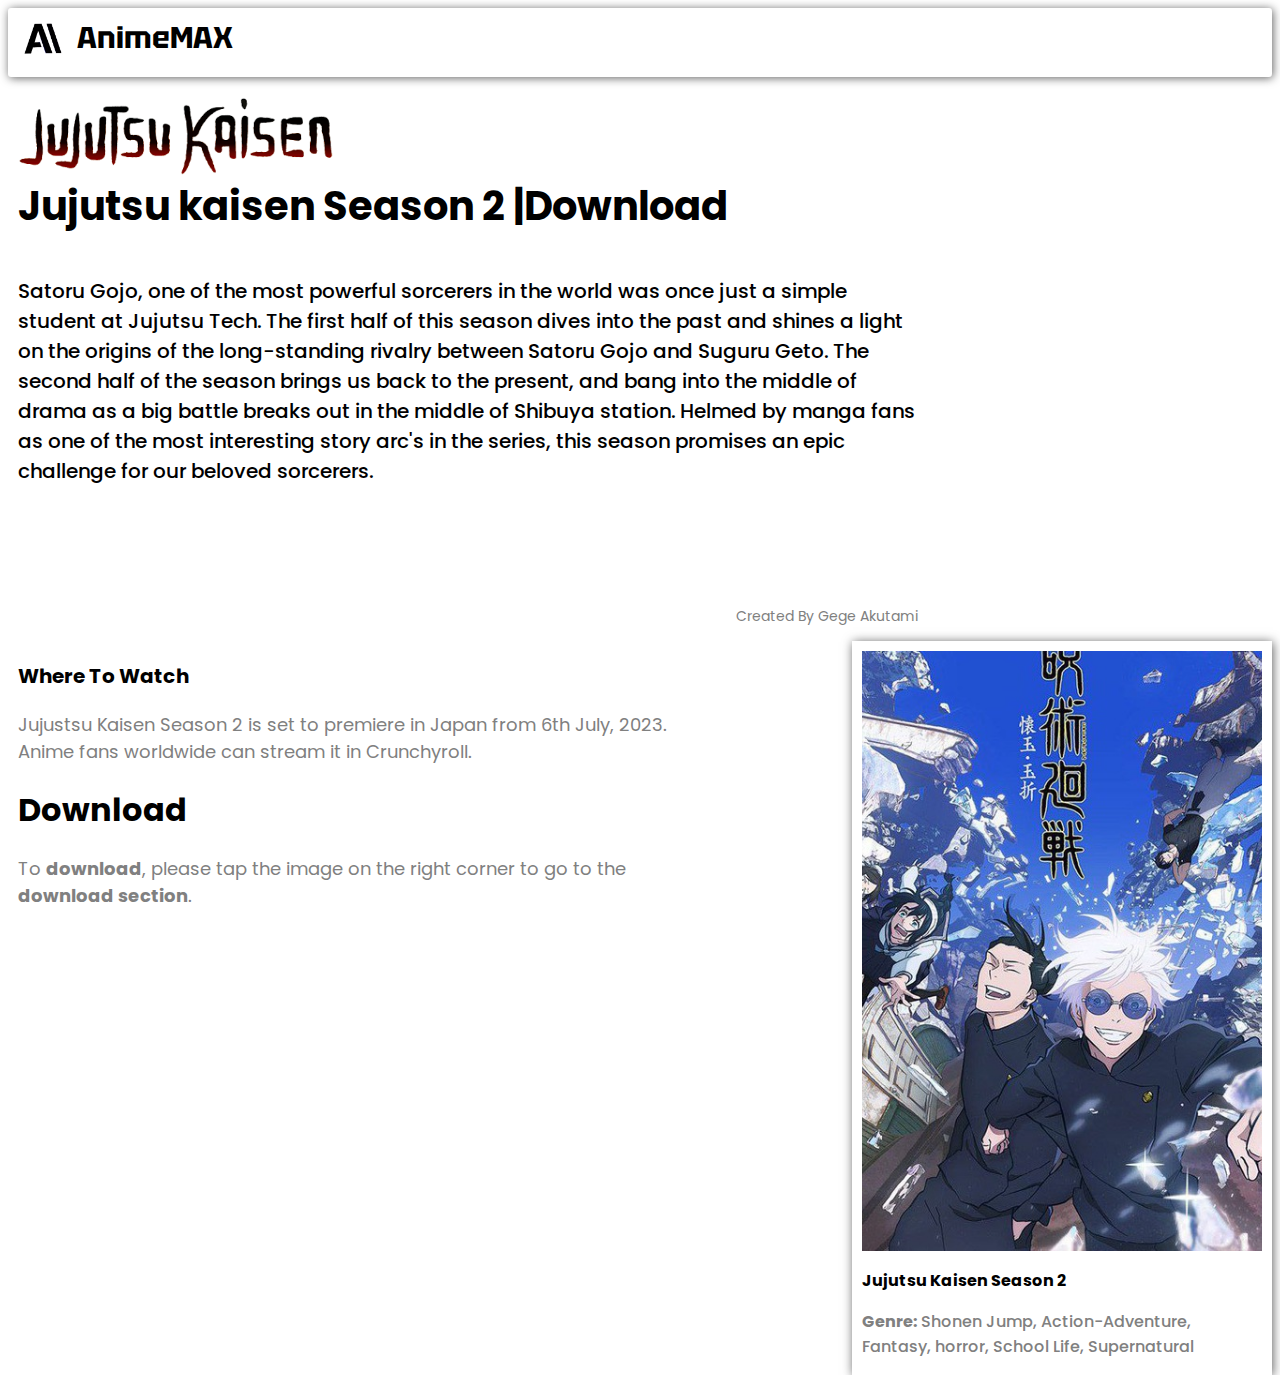
<file: index.html>
<!DOCTYPE html>
<html>
    <head>
        <title>AnimeMax.in</title>
        <link rel="stylesheet" href="style/style.css">
        <meta name="viewport" content="width=device-width, initial-scale=1.0">
    
        <link rel="preconnect" href="https://fonts.googleapis.com">
        <link rel="preconnect" href="https://fonts.gstatic.com" crossorigin>
        <link href="https://fonts.googleapis.com/css2?family=Tektur:wght@400;500;600;700;800;900&display=swap" rel="stylesheet">
        <link rel="preconnect" href="https://fonts.googleapis.com">
        <link rel="preconnect" href="https://fonts.gstatic.com" crossorigin>
        <link href="https://fonts.googleapis.com/css2?family=Poppins:wght@400;500;700&display=swap" rel="stylesheet">
    </head>
    
    <body>
        <div class="nav-div">
            <img class="logo-img" src="anime_images/AnimeMax.jpg">
            
            <p class="logo-name">AnimeMAX</p>
            
           <!-- <input class="search-bar" type="text" placeholder="Search">-->
        </div>
        <img class="front-img" src="anime_images/jjk_logo.png">
        
        <div class="des-div">
            <p class="anime-title">Jujutsu kaisen Season 2 |Download</p>
        
            <p class="anime-describtion">Satoru Gojo, one of the most powerful sorcerers in the world was once just a simple student at Jujutsu Tech. The first half of this season dives into the past and shines a light on the origins of the long-standing rivalry between Satoru Gojo and Suguru Geto. The second half of the season brings us back to the present, and bang into the middle of drama as a big battle breaks out in the middle of Shibuya station. Helmed by manga fans as one of the most interesting story arc's in the series, this season promises an epic challenge for our beloved sorcerers.</p>
            
            <p class="author-name">Created By Gege Akutami</p>
        </div>
        
        <a href="download.html">
            <div class="img-div">
                <img class="anime-img" src="anime_images/jujutsu_kaisen_season_2.jpg">
            
                <p class="img-describtion">Jujutsu Kaisen Season 2</p>
                <p class="anime-genre"><b>Genre:</b> Shonen Jump, Action-Adventure, Fantasy, horror, School Life, Supernatural</p>
            </div>
        </a>
        
        <div>
            <p class="watch-title">Where To Watch</p>
            
            <p class="watch-text">Jujustsu Kaisen Season 2 is set to premiere in Japan from 6th July, 2023. Anime fans worldwide can stream it in Crunchyroll.</p>
        </div>
        
        <div class="download">
            <h1>Download</h1>
            <p class="download-text">To <b>download</b>, please tap the image on the right corner to go to the <b>download section</b>.</p>
        </div>
    </body>
</html>
</file>
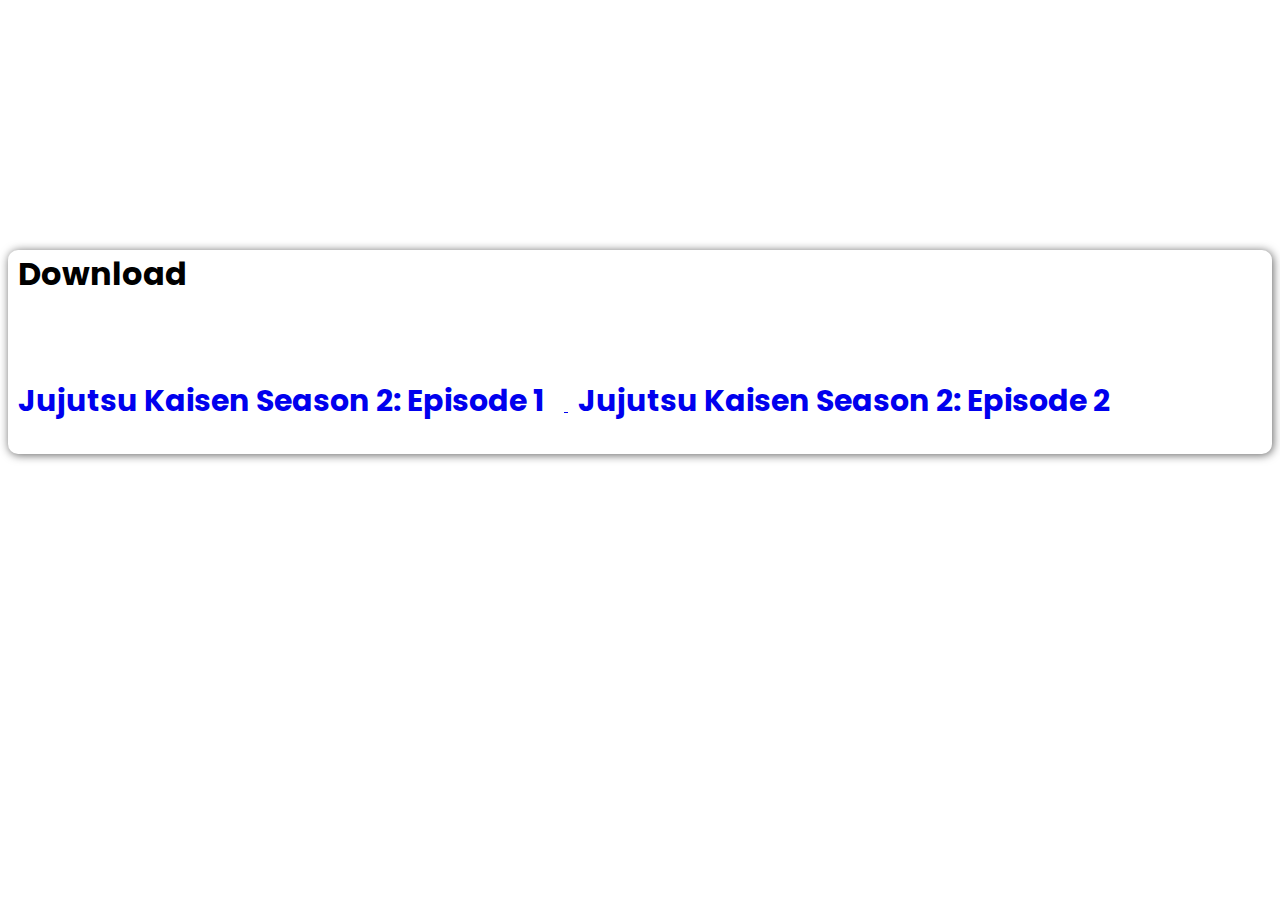
<file: download.html>
<!DOCTYPE html>
<html>
    <head>
        <title>Download</title>
        <link rel="stylesheet" href="download.css">
        <meta name="viewport" content="width=device-width, initial-scale=1.0">
        
        <link rel="preconnect" href="https://fonts.googleapis.com">
        <link rel="preconnect" href="https://fonts.gstatic.com" crossorigin>
        <link href="https://fonts.googleapis.com/css2?family=Poppins:wght@400;500;700&display=swap" rel="stylesheet">
    </head>
    
    <body>
        <div class="content">
            <h1>Download</h1>
            <a href="jjk-download-s2-ep1.html">
                <p class="download-name">Jujutsu Kaisen Season 2: Episode 1</p>
                <!--<button class="download-content">Download</button>-->
            </a>
            
            <a href="jjk-download-s2-ep2.html">
                <p class="download-name">Jujutsu Kaisen Season 2: Episode 2</p>
                <!--<button class="download-content">Download</button>-->
            </a>
            
            <!--<p class="download-name">Jujutsu Kaisen Season 2: Episode 3</p>
            <a href="jjk-download-s2-ep3.html">
                <button class="download-content">Download</button>
            </a>-->
        </div>
    </body>
</html>
</file>
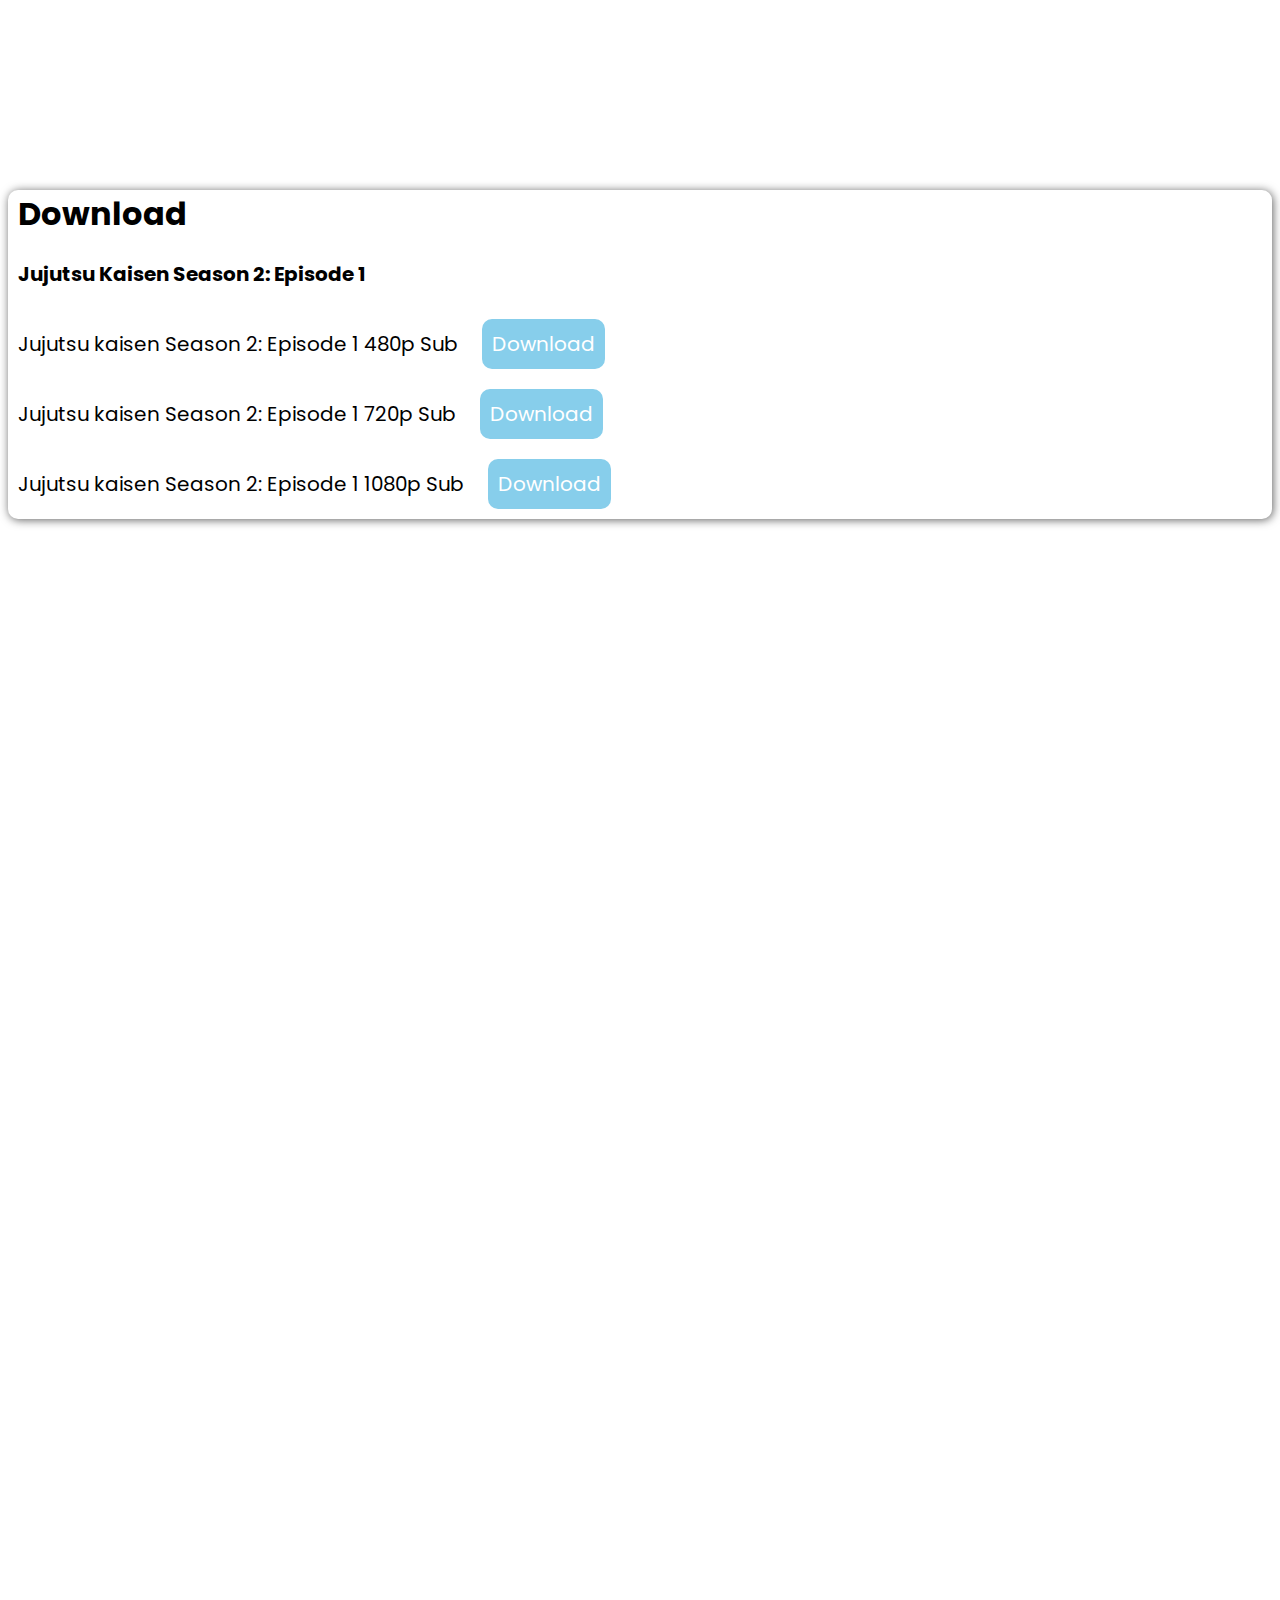
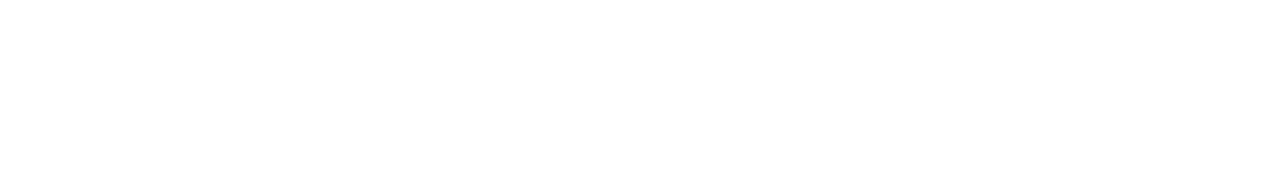
<file: jjk-download-s2-ep1.html>
<!DOCTYPE html>
<html>
    <head>
        <title>Download</title>
        <link rel="stylesheet" href="jjk-download-s2-ep1.css">
        <meta name="viewport" content="width=device-width, initial-scale=1.0">

        <link rel="preconnect" href="https://fonts.googleapis.com">
        <link rel="preconnect" href="https://fonts.gstatic.com" crossorigin>
        <link href="https://fonts.googleapis.com/css2?family=Poppins:wght@400;500;700&display=swap" rel="stylesheet">
    </head>
    
    <body>
         <div class="content">
                <h1>Download</h1>
            <p class="download-name">Jujutsu Kaisen Season 2: Episode 1</p>
                
            <div>
                <p class="anime-download">Jujutsu kaisen Season 2: Episode 1 480p Sub</p>
                <a href="JujutsuKaisen/Season_2/480p/jjk_s2_ep1_480p_sub.mkv" download="">
                    <button>Download</button>
                </a>
            </div>
                
            <div>
                <p class="anime-download">Jujutsu kaisen Season 2: Episode 1 720p Sub</p>
                <a href="JujutsuKaisen/Season_2/720p/jjk_s2_ep1_720p_sub.mkv" download="">
                    <button>Download</button>
                </a>
            </div>
                
            <div>    
                <p class="anime-download">Jujutsu kaisen Season 2: Episode 1 1080p Sub</p>
                <a href="JujutsuKaisen/Season_2/1080p/jjk_s2_ep1_1080p_sub.mkv" download="">
                    <button>Download</button>
                </a>
            </div>
        </div>    
    </body>
</html>
</file>
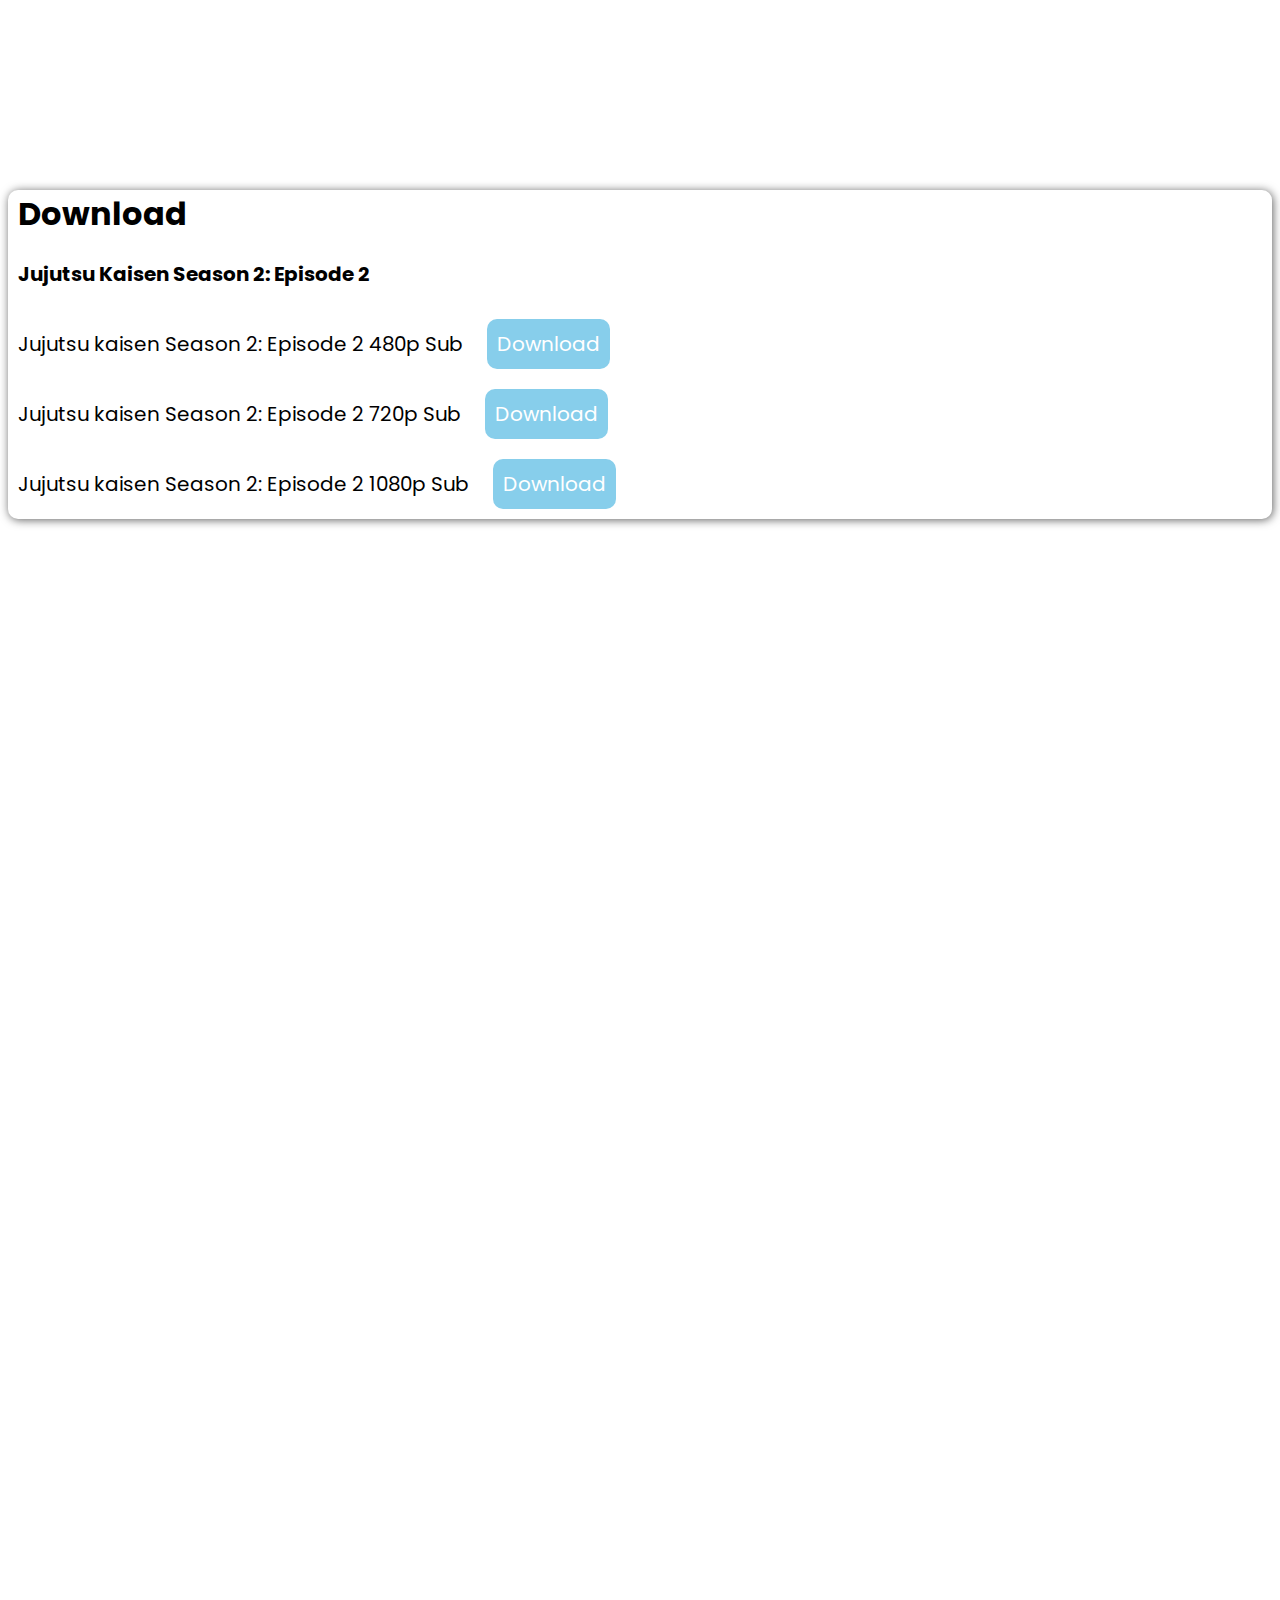
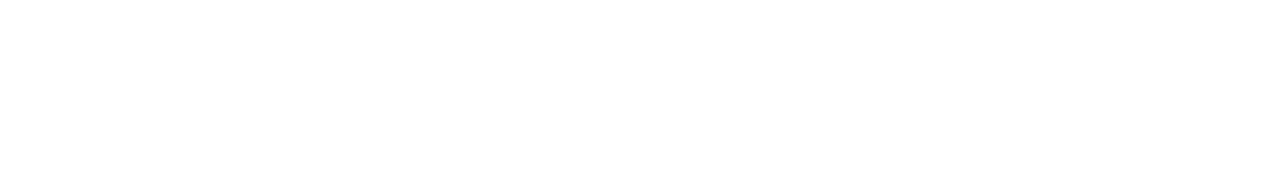
<file: jjk-download-s2-ep2.html>
<!DOCTYPE html>
<html>
    <head>
        <title>Download</title>
        <link rel="stylesheet" href="jjk-download-s2-ep2.css">
        <meta name="viewport" content="width=device-width, initial-scale=1.0">

        <link rel="preconnect" href="https://fonts.googleapis.com">
        <link rel="preconnect" href="https://fonts.gstatic.com" crossorigin>
        <link href="https://fonts.googleapis.com/css2?family=Poppins:wght@400;500;700&display=swap" rel="stylesheet">
    </head>
    
    <body>
         <div class="content">
                <h1>Download</h1>
            <p class="download-name">Jujutsu Kaisen Season 2: Episode 2</p>
                
            <div>
                <p class="anime-download">Jujutsu kaisen Season 2: Episode 2 480p Sub</p>
                <a href="JujutsuKaisen/Season_2/480p/jjk_s2_ep2_480p_sub.mkv" download="">
                    <button>Download</button>
                </a>
            </div>
                
            <div>
                <p class="anime-download">Jujutsu kaisen Season 2: Episode 2 720p Sub</p>
                <a href="JujutsuKaisen/Season_2/720p/jjk_s2_ep2_720p_sub.mkv" download="">
                    <button>Download</button>
                </a>
            </div>
                
            <div>    
                <p class="anime-download">Jujutsu kaisen Season 2: Episode 2 1080p Sub</p>
                <a href="JujutsuKaisen/Season_2/1080p/jjk_s2_ep2_1080p_sub.mp4" download="">
                    <button>Download</button>
                </a>
            </div>
        </div>    
    </body>
</html>
</file>
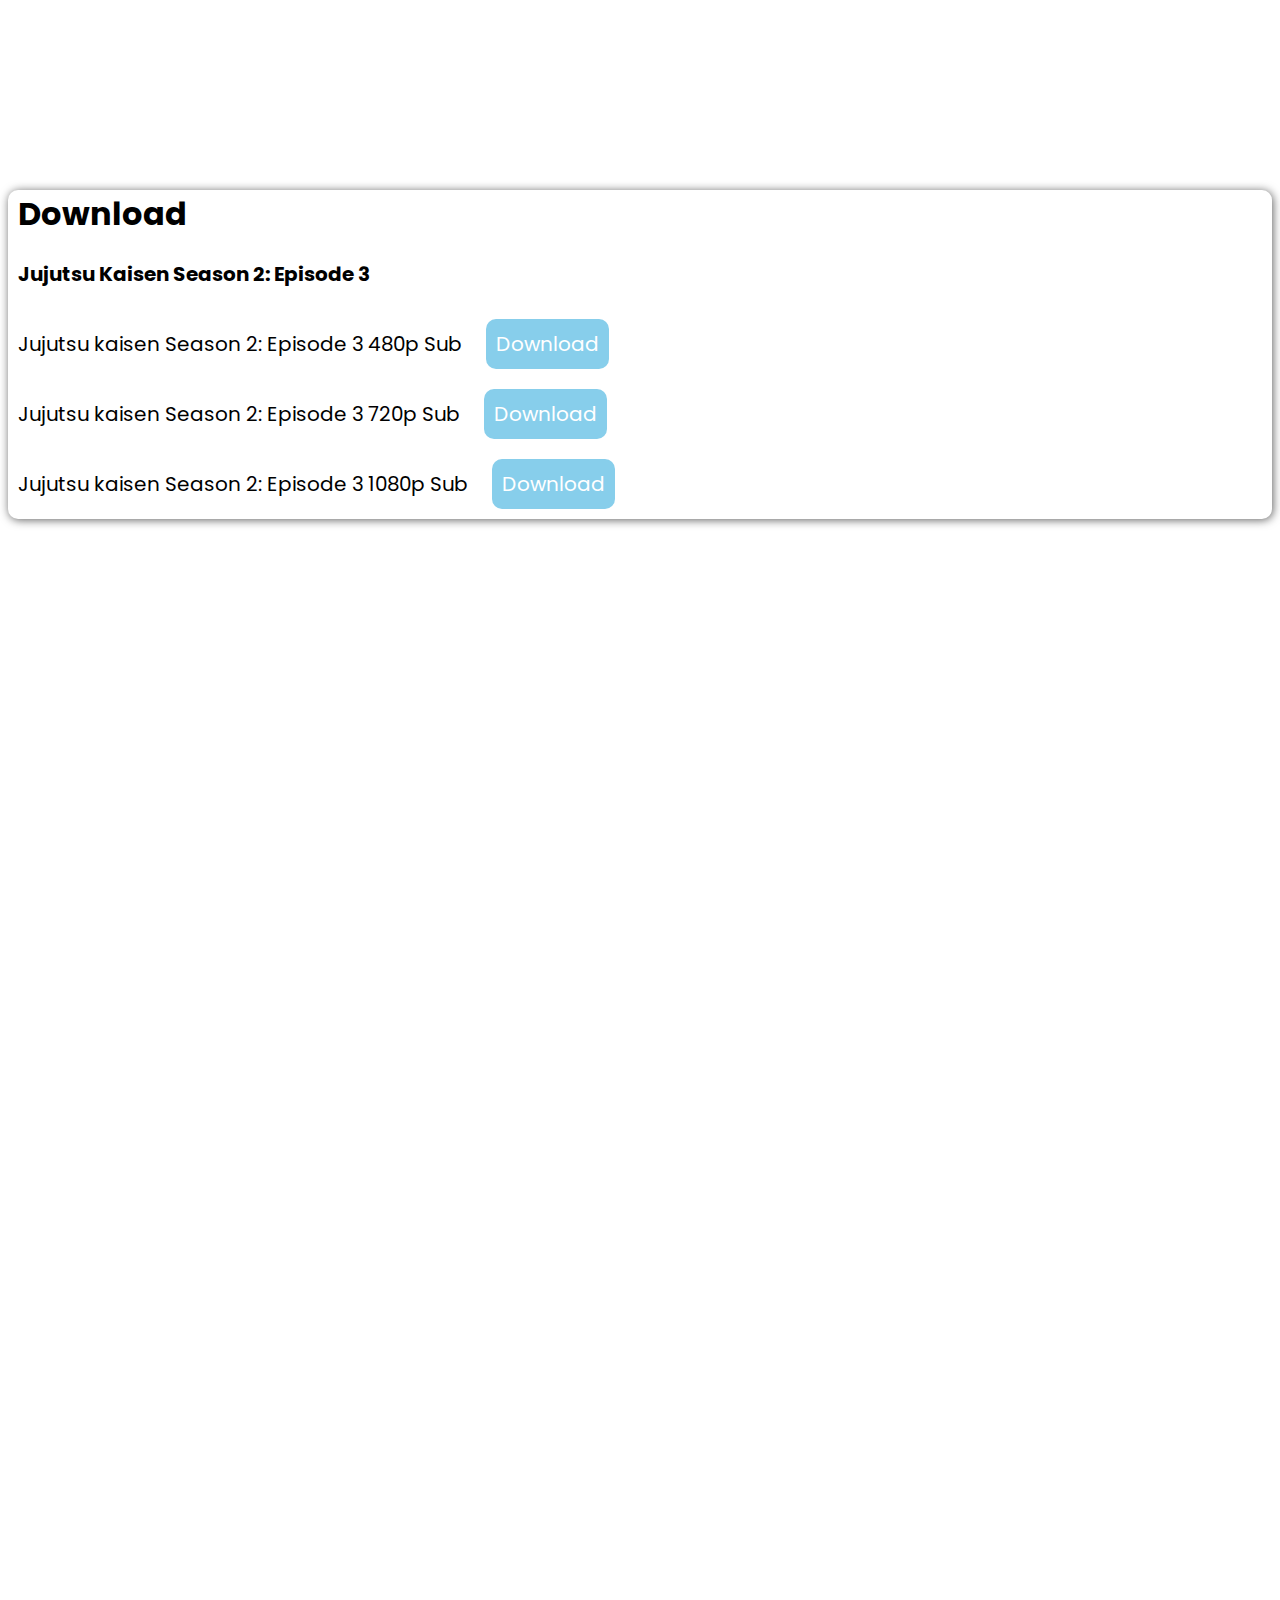
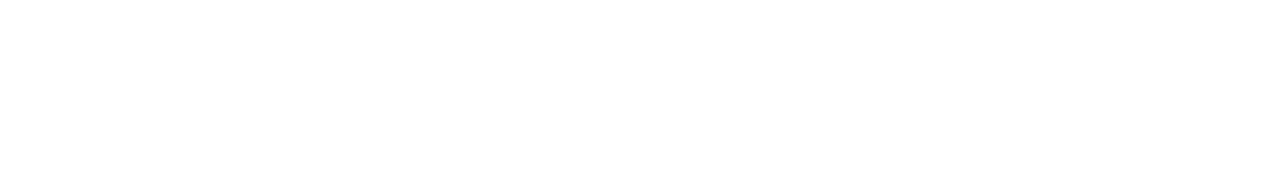
<file: jjk-download-s2-ep3.html>
<!DOCTYPE html>
<html>
    <head>
        <title>Download</title>
        <link rel="stylesheet" href="jjk-download-s2-ep3.css">
        <meta name="viewport" content="width=device-width, initial-scale=1.0">

        <link rel="preconnect" href="https://fonts.googleapis.com">
        <link rel="preconnect" href="https://fonts.gstatic.com" crossorigin>
        <link href="https://fonts.googleapis.com/css2?family=Poppins:wght@400;500;700&display=swap" rel="stylesheet">
    </head>
    
    <body>
         <div class="content">
                <h1>Download</h1>
            <p class="download-name">Jujutsu Kaisen Season 2: Episode 3</p>
                
            <div>
                <p class="anime-download">Jujutsu kaisen Season 2: Episode 3 480p Sub</p>
                <a href="" download="">
                    <button>Download</button>
                </a>
            </div>
                
            <div>
                <p class="anime-download">Jujutsu kaisen Season 2: Episode 3 720p Sub</p>
                <a href="" download="">
                    <button>Download</button>
                </a>
            </div>
                
            <div>    
                <p class="anime-download">Jujutsu kaisen Season 2: Episode 3 1080p Sub</p>
                <a href="" download="">
                    <button>Download</button>
                </a>
            </div>
        </div>    
    </body>
</html>
</file>
<file: style/style.css>
* {
    font-family: 'Poppins',arial;
}

.logo-img {
    width:40px;
    margin-left:10px;
    margin-top:5px;
    margin-bottom:5px;
}

.logo-name {
    font-family:'Tektur';
    font-size:30px;
    font-weight:bold;
    display:inline-block;
    margin-left:10px;
    margin-top:0;
    margin-bottom:0;
    vertical-align: top;
}

.nav-div {
    border-radius:3px;
    margin-bottom:20px;
    padding-top:10px;
    padding-bottom:10px;
    padding-left:5px;
    box-shadow:1px 1px 10px rgba(96,96,96,10);
}

.search-bar {
    height:30px;
    display:inline-block;
    border-radius:15px;
    border:1px;
    border-style:solid;
    padding-left:10px;
    vertical-align:top;
}

.front-img {
    width:25%;
    display:block;
    margin-left:10px;
}

.anime-title {
    font-size:40px;
    font-weight:bold;
    margin-top:0;
    margin-left:10px;
}

.anime-describtion {
    font-size:20px;
    font-weight:500;
    width:900px;
    margin-left:10px;
}

.anime-img {
    margin:10px;
    width:400px;
    height:600px;
    object-fit:cover;
    
    
}

.des-div {
    display:inline-block;
    vertical-align:top;
}

.img-div {
    display:inline-block;
    float:right;
    box-shadow:1px 1px 10px rgba(96,96,96,10);
}

.img-describtion {
    color: black;
    font-family:'poppins',arial;
    margin-top:0;
    margin-left:10px;
    font-weight:bold;
}

.anime-genre {
    width:400px;
    margin-left:10px;
    font-weight:500;
    color:grey;
}

.author-name {
    font-size:14px;
    color:grey;
    margin-top:100px;
    float:right;
}

.watch-title {
    font-size:20px;
    font-weight:bold;
    margin-left:10px;
}

.watch-text {
    font-size:18px;
    width:700px;
    color:grey;
    margin-left:10px;
}

.download {
    margin-left: 10px;
}

.download-text {
    font-size: 18px;
    width: 700px;
    color: grey;
}
</file>
<file: download.css>
* {
    font-family:'Poppins',arial;
}

.content {
    margin-top: 250px;
    box-shadow:1px 1px 10px rgba(96,96,96,10);
    border-radius: 10px;
}

h1 {
    margin-left: 10px;
    margin-bottom: 50px;
}

.download-name {
    font-size: 30px;
    font-weight: bold;
    margin-left: 10px;
    margin-right: 20px;
    display: inline-block;
}

.download-content {
    display: inline-block;
    background-color: skyblue;
    color: white;
    border: 0;
    border-radius: 7px;
    font-size: 30px;
    margin-left: 20px;
    cursor: pointer;
}
</file>
<file: jjk-download-s2-ep1.css>
* {
    font-family: 'poppins',arial;
}

h1 {
    font-family: 'poppins',arial;
    margin-left: 10px;
    display: block;
}

.content {
    box-shadow:1px 1px 10px rgba(96,96,96,10);
    margin-top: 15%;
    margin-bottom: 100%;
    border-radius: 10px;
}

.download-name {
    font-size: 20px;
    font-weight: bold;
    margin-left: 10px;
}

.anime-download {
    font-size: 20px;
    margin-left: 10px;
    display: inline-block;
}

div a button {
    border:0;
    border-radius: 10px;
    font-size: 20px;
    background-color: skyblue;
    color: white;
    margin-left: 20px;
    margin-bottom: 10px;
    padding: 10px;
    cursor: pointer;
}
</file>
<file: jjk-download-s2-ep2.css>
* {
    font-family: 'poppins',arial;
}

h1 {
    font-family: 'poppins',arial;
    margin-left: 10px;
    display: block;
}

.content {
    box-shadow:1px 1px 10px rgba(96,96,96,10);
    margin-top: 15%;
    margin-bottom: 100%;
    border-radius: 10px;
}

.download-name {
    font-size: 20px;
    font-weight: bold;
    margin-left: 10px;
}

.anime-download {
    font-size: 20px;
    margin-left: 10px;
    display: inline-block;
}

div a button {
    border:0;
    border-radius: 10px;
    font-size: 20px;
    background-color: skyblue;
    color: white;
    margin-left: 20px;
    margin-bottom: 10px;
    padding: 10px;
    cursor: pointer;
}
</file>
<file: jjk-download-s2-ep3.css>
* {
    font-family: 'poppins',arial;
}

h1 {
    font-family: 'poppins',arial;
    margin-left: 10px;
    display: block;
}

.content {
    box-shadow:1px 1px 10px rgba(96,96,96,10);
    margin-top: 15%;
    margin-bottom: 100%;
    border-radius: 10px;
}

.download-name {
    font-size: 20px;
    font-weight: bold;
    margin-left: 10px;
}

.anime-download {
    font-size: 20px;
    margin-left: 10px;
    display: inline-block;
}

div a button {
    border:0;
    border-radius: 10px;
    font-size: 20px;
    background-color: skyblue;
    color: white;
    margin-left: 20px;
    margin-bottom: 10px;
    padding: 10px;
    cursor: pointer;
}
</file>
